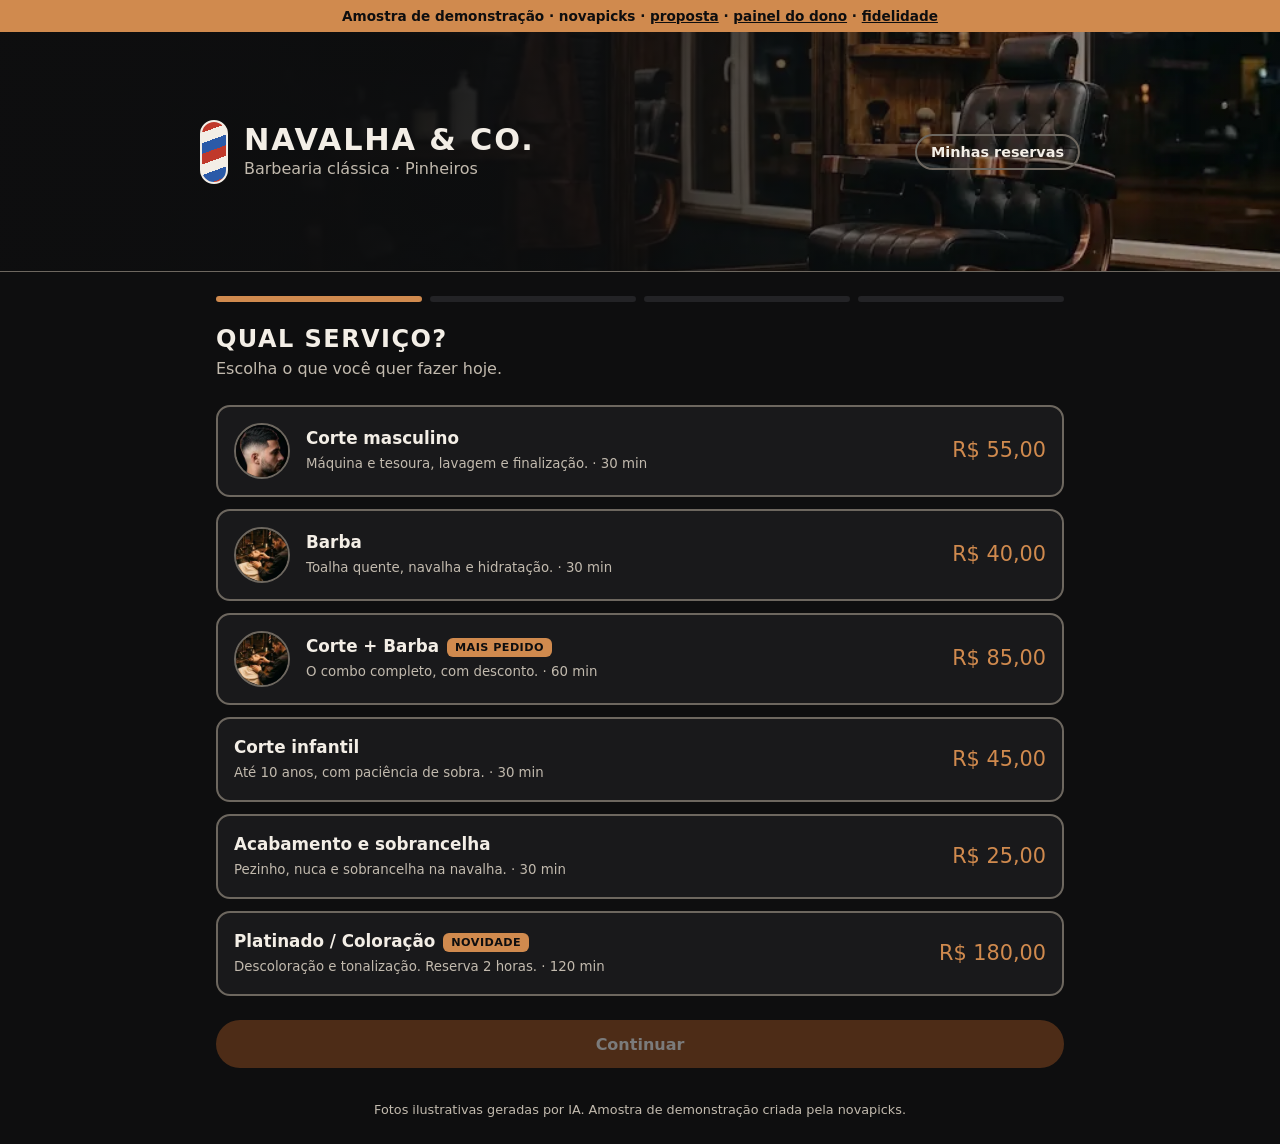
<file: index.html>
<!doctype html>
<html lang="pt-BR">
<head>
<meta charset="utf-8">
<meta name="viewport" content="width=device-width, initial-scale=1">
<meta name="description" content="Agende seu horário online na Navalha & Co.">
<meta name="theme-color" content="#0e0e0f">
<title>Navalha & Co. · Agende seu horário</title>
<link rel="stylesheet" href="css/estilo.css">
</head>
<body>
<a class="pular" href="#passo">Pular para o agendamento</a>
<div class="selo-demo">Amostra de demonstração · novapicks · <a href="apresentacao.html">proposta</a> · <a href="painel.html" target="_blank" rel="noopener">painel do dono</a> · <a href="fidelidade.html">fidelidade</a></div>
<header class="topo"><img class="topo-foto" src="img/hero-1024.webp" srcset="img/hero-640.webp 640w, img/hero-1024.webp 1024w" sizes="100vw" width="1024" height="572" alt="" fetchpriority="high"><div class="topo-int">
  <div class="poste" role="img" aria-label="Poste de barbeiro"></div>
  <div><h1 id="nome-casa"></h1><p id="slogan"></p></div>
  <a class="btn btn-contorno btn-pequeno fim" href="minha-reserva.html">Minhas reservas</a>
</div></header>
<main>
  <ol class="passos" id="passos" aria-label="Etapas do agendamento"></ol>
  <section id="passo" tabindex="-1" aria-live="polite"></section>
</main>
<p class="nota-ia">Fotos ilustrativas geradas por IA. Amostra de demonstração criada pela novapicks.</p>
<script src="js/dados.js"></script>
<script src="js/agenda.js"></script>
<script src="js/app.js"></script>
</body>
</html>
</file>
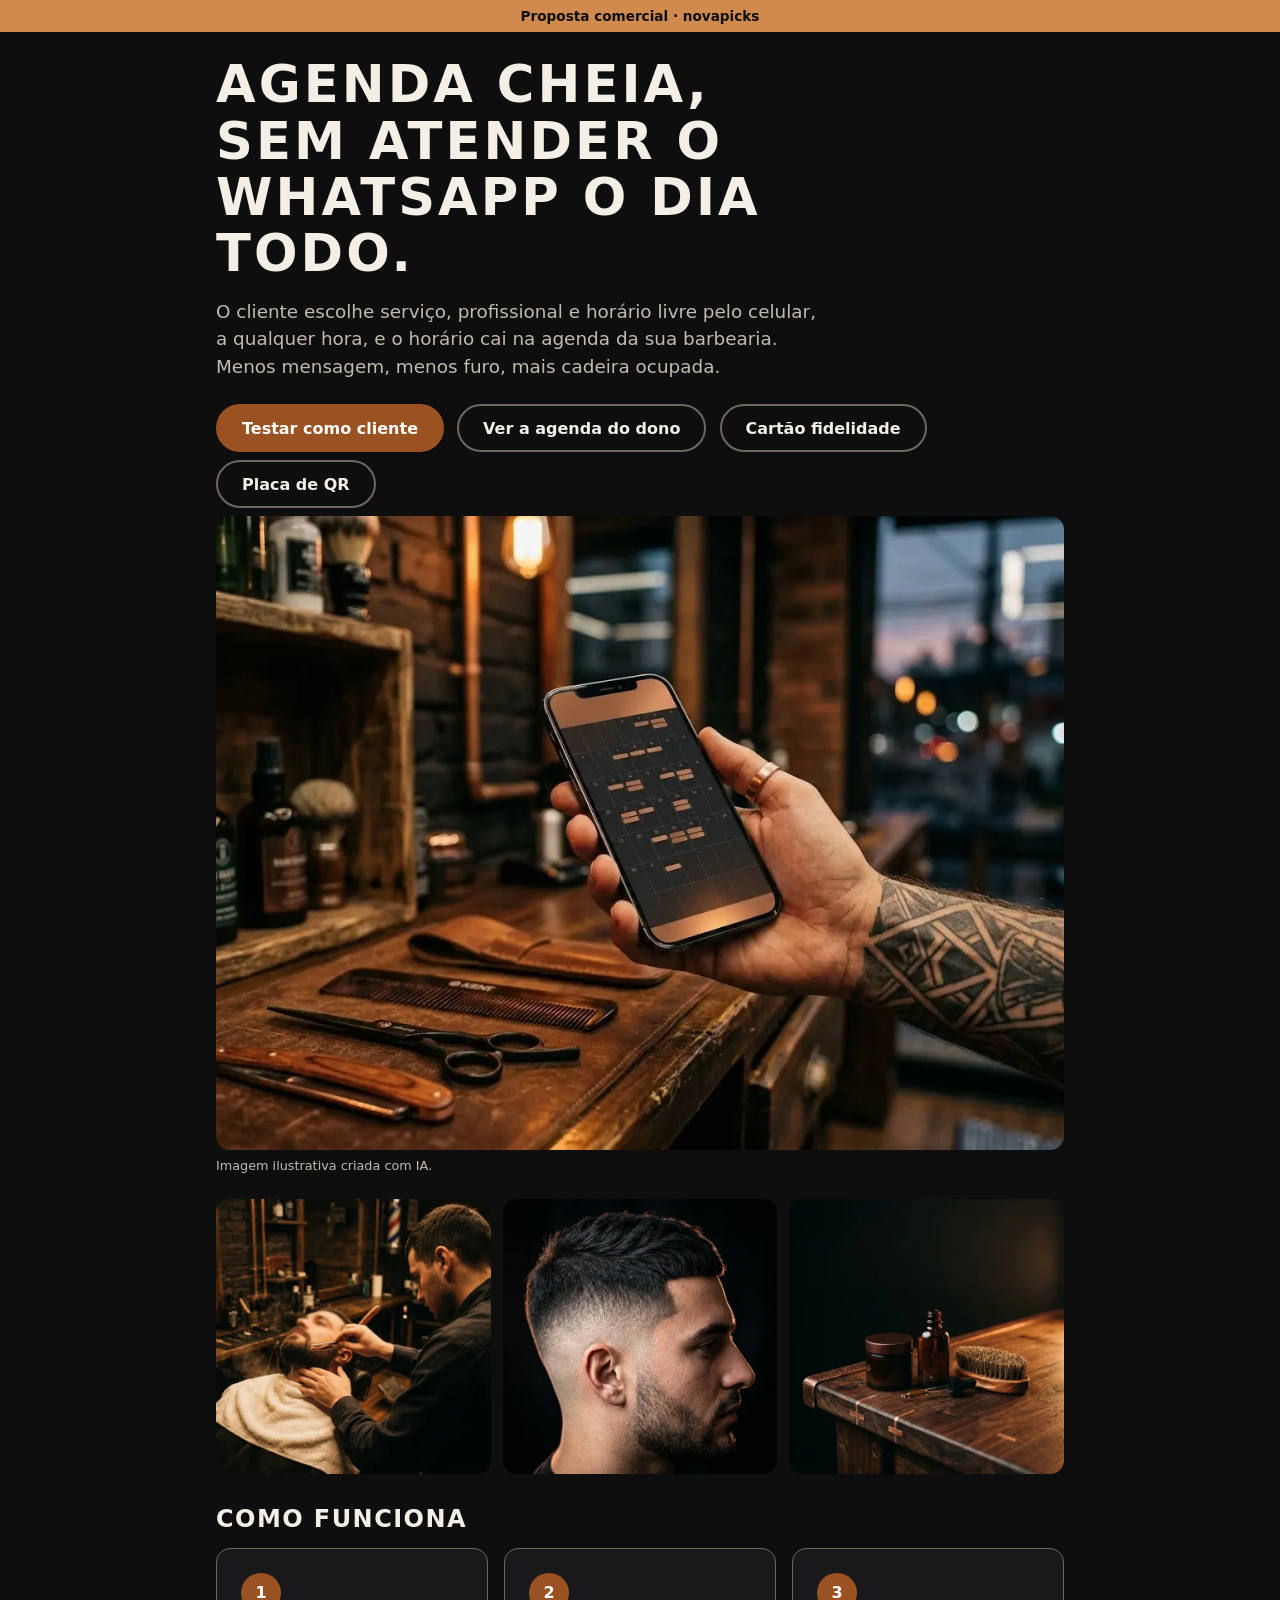
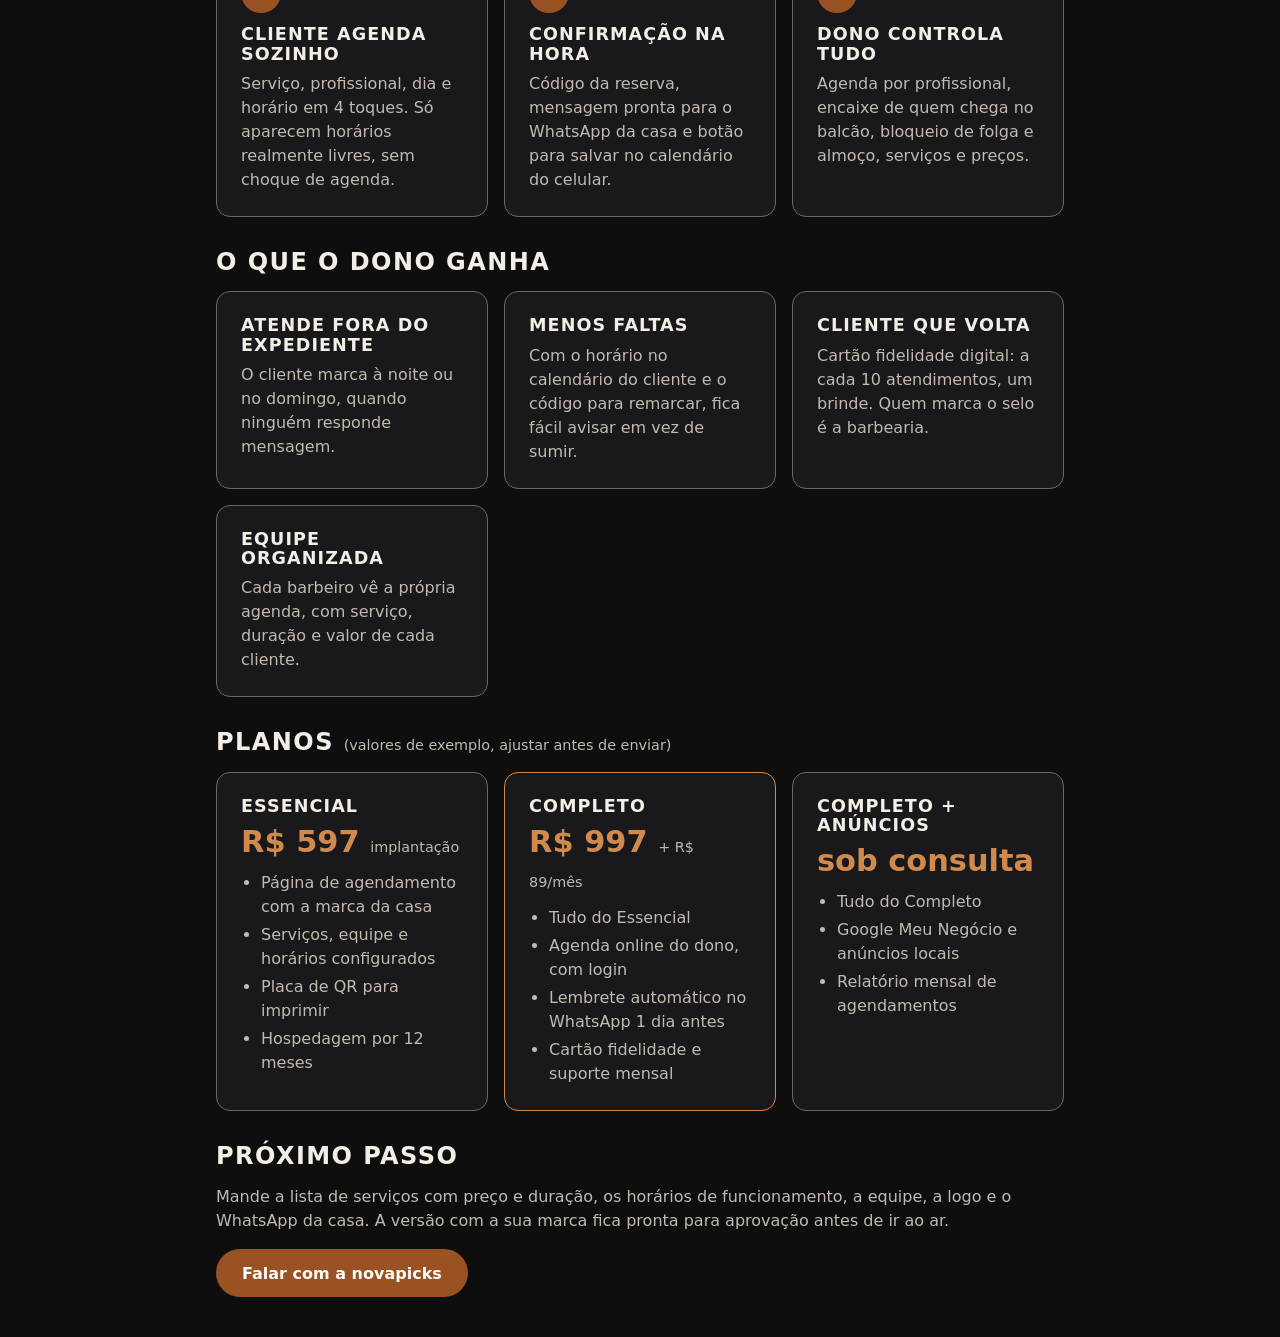
<file: apresentacao.html>
<!doctype html>
<html lang="pt-BR">
<head>
<meta charset="utf-8">
<meta name="viewport" content="width=device-width, initial-scale=1">
<meta name="description" content="Proposta: agendamento online para barbearias e salões.">
<title>Agendamento online para barbearia · Proposta novapicks</title>
<link rel="stylesheet" href="css/estilo.css">
</head>
<body>
<div class="selo-demo">Proposta comercial · novapicks</div>
<main class="proposta">
  <header class="hero">
    <h1>Agenda cheia, sem atender o WhatsApp o dia todo.</h1>
    <p>O cliente escolhe serviço, profissional e horário livre pelo celular, a qualquer hora, e o horário cai na agenda da sua barbearia. Menos mensagem, menos furo, mais cadeira ocupada.</p>
    <a class="btn btn-primario" href="index.html">Testar como cliente</a>
    <a class="btn btn-contorno" href="painel.html" target="_blank" rel="noopener">Ver a agenda do dono</a>
    <a class="btn btn-contorno" href="fidelidade.html">Cartão fidelidade</a>
    <a class="btn btn-contorno" href="qr.html">Placa de QR</a>
  </header>
  <figure class="foto-prop"><img src="img/agenda-app-1024.webp" width="1024" height="765" alt="Mão segurando um celular com a agenda de horários de uma barbearia"><figcaption>Imagem ilustrativa criada com IA.</figcaption></figure>
  <div class="galeria" aria-label="Ambiente e serviços">
    <img src="img/barba-800.webp" width="800" height="598" alt="Barbeiro fazendo a barba de um cliente com navalha" loading="lazy">
    <img src="img/degrade-640.webp" width="640" height="640" alt="Detalhe de um corte com degradê" loading="lazy">
    <img src="img/produtos-640.webp" width="640" height="640" alt="Produtos de barba sobre bancada de madeira" loading="lazy">
  </div>

  <section aria-labelledby="como">
    <h2 id="como">Como funciona</h2>
    <div class="cartoes">
      <div class="cartao"><span class="num">1</span><h3>Cliente agenda sozinho</h3><p>Serviço, profissional, dia e horário em 4 toques. Só aparecem horários realmente livres, sem choque de agenda.</p></div>
      <div class="cartao"><span class="num">2</span><h3>Confirmação na hora</h3><p>Código da reserva, mensagem pronta para o WhatsApp da casa e botão para salvar no calendário do celular.</p></div>
      <div class="cartao"><span class="num">3</span><h3>Dono controla tudo</h3><p>Agenda por profissional, encaixe de quem chega no balcão, bloqueio de folga e almoço, serviços e preços.</p></div>
    </div>
  </section>

  <section aria-labelledby="ganhos">
    <h2 id="ganhos">O que o dono ganha</h2>
    <div class="cartoes">
      <div class="cartao"><h3>Atende fora do expediente</h3><p>O cliente marca à noite ou no domingo, quando ninguém responde mensagem.</p></div>
      <div class="cartao"><h3>Menos faltas</h3><p>Com o horário no calendário do cliente e o código para remarcar, fica fácil avisar em vez de sumir.</p></div>
      <div class="cartao"><h3>Cliente que volta</h3><p>Cartão fidelidade digital: a cada 10 atendimentos, um brinde. Quem marca o selo é a barbearia.</p></div>
      <div class="cartao"><h3>Equipe organizada</h3><p>Cada barbeiro vê a própria agenda, com serviço, duração e valor de cada cliente.</p></div>
    </div>
  </section>

  <section aria-labelledby="planos">
    <h2 id="planos">Planos <small style="font:400 .9rem var(--fonte);color:var(--texto-suave);text-transform:none;letter-spacing:0">(valores de exemplo, ajustar antes de enviar)</small></h2>
    <div class="cartoes">
      <div class="cartao"><h3>Essencial</h3><div class="valor">R$ 597 <small>implantação</small></div><ul><li>Página de agendamento com a marca da casa</li><li>Serviços, equipe e horários configurados</li><li>Placa de QR para imprimir</li><li>Hospedagem por 12 meses</li></ul></div>
      <div class="cartao destaque"><h3>Completo</h3><div class="valor">R$ 997 <small>+ R$ 89/mês</small></div><ul><li>Tudo do Essencial</li><li>Agenda online do dono, com login</li><li>Lembrete automático no WhatsApp 1 dia antes</li><li>Cartão fidelidade e suporte mensal</li></ul></div>
      <div class="cartao"><h3>Completo + Anúncios</h3><div class="valor">sob consulta</div><ul><li>Tudo do Completo</li><li>Google Meu Negócio e anúncios locais</li><li>Relatório mensal de agendamentos</li></ul></div>
    </div>
  </section>

  <section aria-labelledby="proximo">
    <h2 id="proximo">Próximo passo</h2>
    <p style="color:var(--texto-suave)">Mande a lista de serviços com preço e duração, os horários de funcionamento, a equipe, a logo e o WhatsApp da casa. A versão com a sua marca fica pronta para aprovação antes de ir ao ar.</p>
    <a class="btn btn-primario" href="https://novapicks.website">Falar com a novapicks</a>
  </section>
</main>
</body>
</html>
</file>
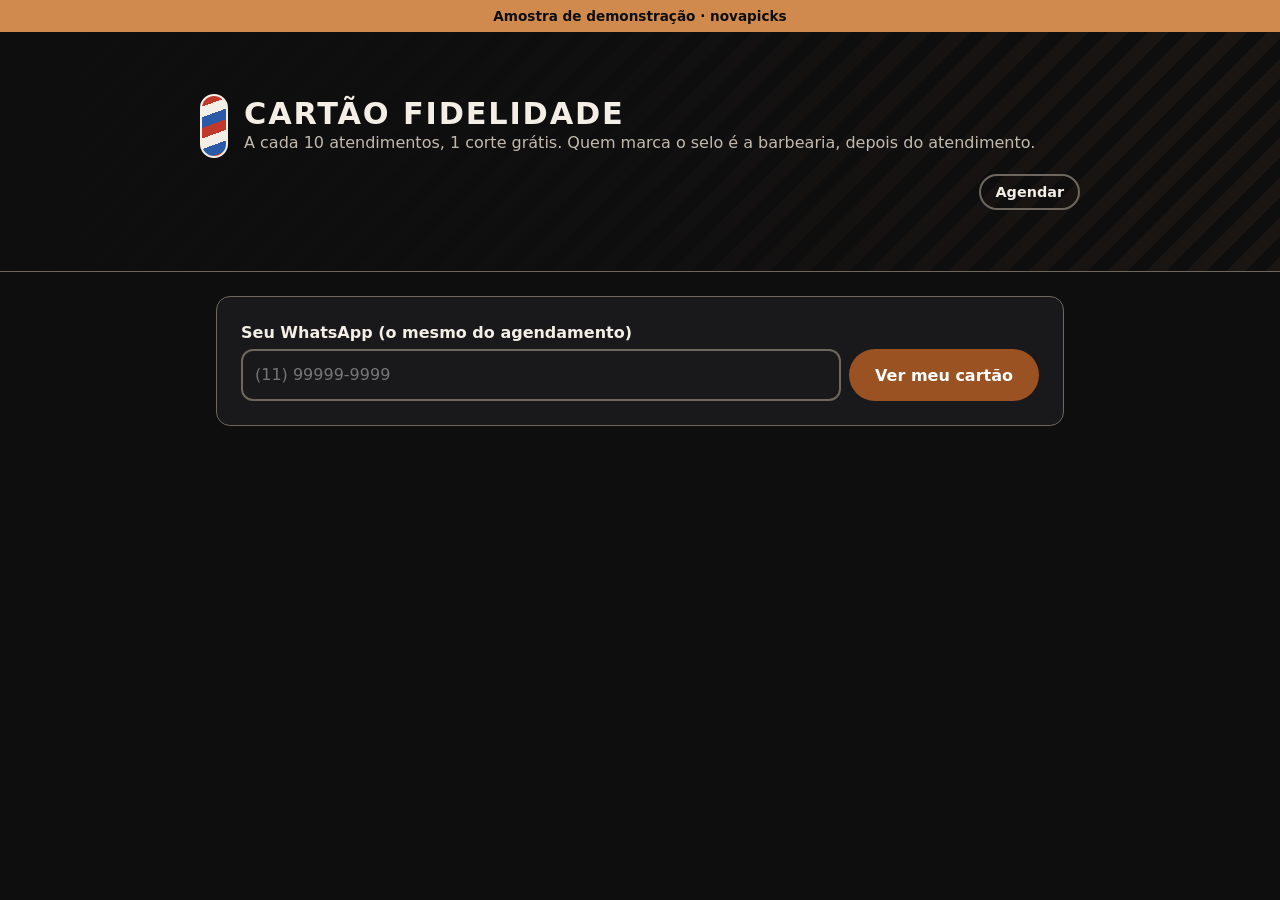
<file: fidelidade.html>
<!doctype html>
<html lang="pt-BR">
<head>
<meta charset="utf-8">
<meta name="viewport" content="width=device-width, initial-scale=1">
<title>Cartão fidelidade · Navalha & Co.</title>
<link rel="stylesheet" href="css/estilo.css">
</head>
<body>
<div class="selo-demo">Amostra de demonstração · novapicks</div>
<header class="topo"><div class="topo-int"><div class="poste" role="img" aria-label="Poste de barbeiro"></div><div><h1>Cartão fidelidade</h1><p id="regra"></p></div><a class="btn btn-contorno btn-pequeno fim" href="index.html">Agendar</a></div></header>
<main>
  <form id="f" class="caixa" novalidate>
    <label for="tel" style="margin-top:0">Seu WhatsApp (o mesmo do agendamento)</label>
    <div style="display:flex;gap:8px"><input type="tel" id="tel" inputmode="tel" autocomplete="tel" placeholder="(11) 99999-9999"><button class="btn btn-primario" type="submit" style="flex:none">Ver meu cartão</button></div>
    <p class="erro" id="erro" role="alert" hidden></p>
  </form>
  <div id="cartao" aria-live="polite"></div>
</main>
<script src="js/dados.js"></script>
<script src="js/agenda.js"></script>
<script>
(function () {
  "use strict";
  var A = Agenda, F = A.C.fidelidade, $ = function (s) { return document.querySelector(s); };
  $("#regra").textContent = "A cada " + F.meta + " atendimentos, " + F.premio + ". Quem marca o selo é a barbearia, depois do atendimento.";
  $("#f").addEventListener("submit", function (e) {
    e.preventDefault();
    var tel = A.soDigitos($("#tel").value), er = $("#erro");
    if (tel.length < 10) { er.textContent = "Informe o WhatsApp com DDD."; er.hidden = false; return; }
    er.hidden = true;
    var r = A.selos(tel), h = "";
    for (var i = 1; i <= F.meta; i++) h += '<div class="selo' + (i <= r.atual ? " cheio" : "") + '">' + (i <= r.atual ? "✓" : i) + "</div>";
    $("#cartao").innerHTML = '<div class="cartao-fid"><h2 style="font-size:1.3rem">' + A.C.nome + '</h2><div class="selos" role="img" aria-label="' + r.atual + " de " + F.meta + ' selos">' + h + "</div>" +
      "<p><b>" + r.atual + " de " + F.meta + "</b> selos" + (r.atual === F.meta ? ". <b style=\"color:var(--cobre)\">Prêmio liberado: " + F.premio + "!</b>" : ". Faltam " + (F.meta - r.atual) + " para ganhar " + F.premio + ".") + "</p>" +
      '<p class="aviso">Atendimentos concluídos até hoje: ' + r.total + (r.completos ? " · cartões completos: " + r.completos : "") + "</p></div>";
  });
})();
</script>
</body>
</html>
</file>
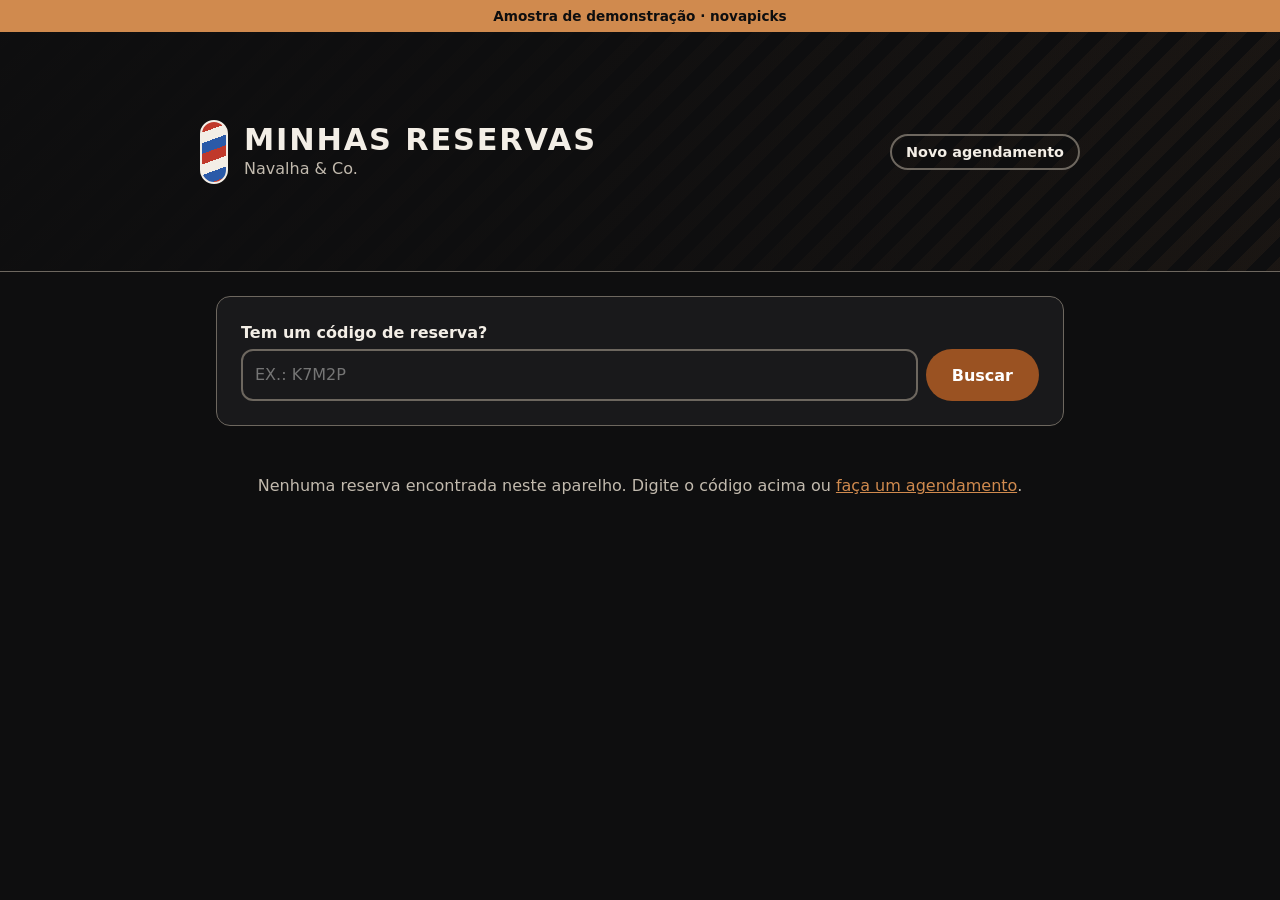
<file: minha-reserva.html>
<!doctype html>
<html lang="pt-BR">
<head>
<meta charset="utf-8">
<meta name="viewport" content="width=device-width, initial-scale=1">
<title>Minhas reservas · Navalha & Co.</title>
<link rel="stylesheet" href="css/estilo.css">
</head>
<body>
<div class="selo-demo">Amostra de demonstração · novapicks</div>
<header class="topo"><div class="topo-int"><div class="poste" role="img" aria-label="Poste de barbeiro"></div><div><h1>Minhas reservas</h1><p id="slogan"></p></div><a class="btn btn-contorno btn-pequeno fim" href="index.html">Novo agendamento</a></div></header>
<main>
  <form id="busca" class="caixa" novalidate>
    <label for="cod" style="margin-top:0">Tem um código de reserva?</label>
    <div style="display:flex;gap:8px"><input type="text" id="cod" maxlength="5" autocapitalize="characters" autocomplete="off" placeholder="Ex.: K7M2P" style="text-transform:uppercase"><button class="btn btn-primario" type="submit" style="flex:none">Buscar</button></div>
    <p class="erro" id="erro" role="alert" hidden></p>
  </form>
  <div id="lista" aria-live="polite"></div>
</main>
<script src="js/dados.js"></script>
<script src="js/agenda.js"></script>
<script>
(function () {
  "use strict";
  var A = Agenda, C = A.C, $ = function (s) { return document.querySelector(s); };
  function esc(t) { return String(t).replace(/[&<>"']/g, function (c) { return { "&": "&amp;", "<": "&lt;", ">": "&gt;", '"': "&quot;", "'": "&#39;" }[c]; }); }
  $("#slogan").textContent = C.nome;
  var ROT = { agendado: "Agendado", concluido: "Concluído", cancelado: "Cancelado", faltou: "Não compareceu" };
  var mostrar = [], codBuscado = new URLSearchParams(location.search).get("c");

  function carregar() {
    var l = A.meus();
    if (codBuscado) { var a = A.porCodigo(codBuscado); if (a && !l.some(function (x) { return x.id === a.id; })) l.push(a); }
    mostrar = l.sort(function (x, y) { return (y.data + y.hora).localeCompare(x.data + x.hora); });
    desenhar();
  }
  function desenhar() {
    $("#lista").innerHTML = mostrar.length ? mostrar.map(function (a) {
      var ativo = a.status === "agendado", futuro = (a.data + " " + a.hora) >= (A.dstr(new Date()) + " " + A.hm(new Date().getHours() * 60 + new Date().getMinutes()));
      return '<article class="caixa"><div class="resumo" style="margin:0 0 var(--e2)"><div><span>Código</span><b>' + a.cod + '</b></div><div><span>Serviço</span><b>' + esc(a.servNome) + "</b></div><div><span>Profissional</span><b>" + esc(A.prof(a.profId).nome) +
        "</b></div><div><span>Quando</span><b>" + A.dataLonga(a.data) + " às " + a.hora + "</b></div><div><span>Situação</span><b>" + ROT[a.status] + (a.motivo === "remarcado" ? " (remarcado)" : "") + "</b></div></div>" +
        (ativo && futuro ? '<div class="acoes" style="margin:0"><a class="btn btn-contorno" href="index.html?remarcar=' + a.cod + '">Remarcar</a><button class="btn btn-contorno" data-cancelar="' + a.id + '">Cancelar reserva</button></div>' : "") + "</article>";
    }).join("") : '<p class="vazio">Nenhuma reserva encontrada neste aparelho. Digite o código acima ou <a href="index.html" style="color:var(--cobre)">faça um agendamento</a>.</p>';
  }
  $("#busca").addEventListener("submit", function (e) {
    e.preventDefault();
    var a = A.porCodigo($("#cod").value.trim()), er = $("#erro");
    if (!a) { er.textContent = "Código não encontrado."; er.hidden = false; return; }
    er.hidden = true; codBuscado = a.cod; A.lembrar(a.cod); carregar();
  });
  document.addEventListener("click", function (e) {
    var b = e.target.closest("[data-cancelar]"); if (!b) return;
    if (confirm("Cancelar esta reserva?")) { A.mudar(Number(b.dataset.cancelar), { status: "cancelado" }); carregar(); }
  });
  carregar();
})();
</script>
</body>
</html>
</file>
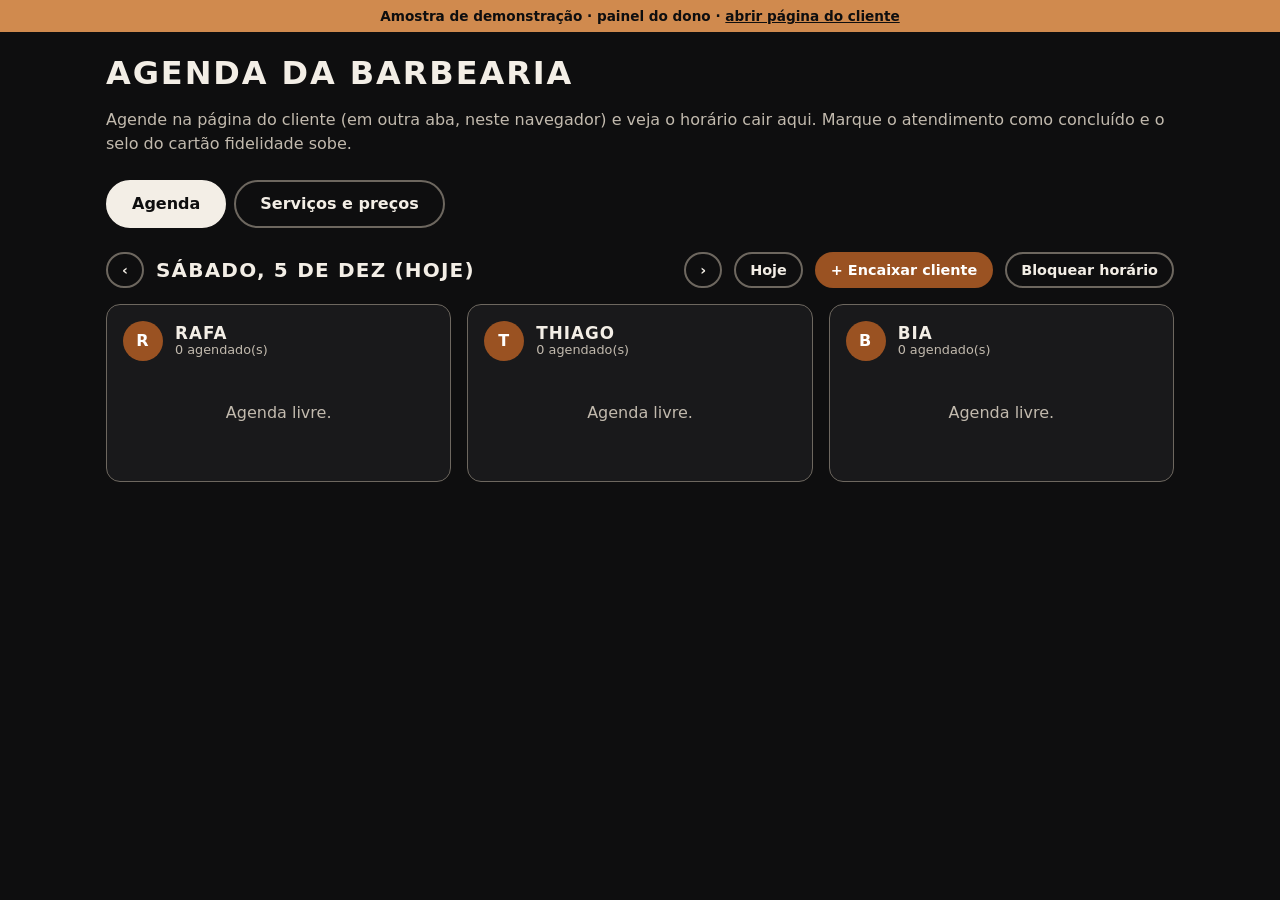
<file: painel.html>
<!doctype html>
<html lang="pt-BR">
<head>
<meta charset="utf-8">
<meta name="viewport" content="width=device-width, initial-scale=1">
<title>Painel do dono · Navalha & Co.</title>
<link rel="stylesheet" href="css/estilo.css">
</head>
<body>
<div class="selo-demo">Amostra de demonstração · painel do dono · <a href="index.html" target="_blank" rel="noopener">abrir página do cliente</a></div>
<main style="max-width:1100px">
  <h1>Agenda da barbearia</h1>
  <p style="color:var(--texto-suave)">Agende na página do cliente (em outra aba, neste navegador) e veja o horário cair aqui. Marque o atendimento como concluído e o selo do cartão fidelidade sobe.</p>
  <div class="abas" role="tablist">
    <button class="btn btn-contorno" role="tab" id="aba-ag" aria-selected="true" aria-controls="v-ag">Agenda</button>
    <button class="btn btn-contorno" role="tab" id="aba-sv" aria-selected="false" aria-controls="v-sv">Serviços e preços</button>
  </div>

  <section id="v-ag" role="tabpanel" aria-labelledby="aba-ag">
    <div class="barra-dia">
      <button class="btn btn-contorno btn-pequeno" id="ant" type="button" aria-label="Dia anterior">‹</button>
      <h2 id="titulo-dia" aria-live="polite"></h2>
      <button class="btn btn-contorno btn-pequeno" id="prox" type="button" aria-label="Próximo dia">›</button>
      <button class="btn btn-contorno btn-pequeno" id="hoje" type="button">Hoje</button>
      <button class="btn btn-primario btn-pequeno" id="encaixe" type="button">+ Encaixar cliente</button>
      <button class="btn btn-contorno btn-pequeno" id="bloquear" type="button">Bloquear horário</button>
    </div>
    <div class="colunas" id="colunas"></div>
  </section>

  <section id="v-sv" role="tabpanel" aria-labelledby="aba-sv" hidden>
    <form id="novo-sv" class="caixa" novalidate>
      <h3>Adicionar novo serviço</h3>
      <label for="ns-nome">Nome do serviço</label><input type="text" id="ns-nome" maxlength="40">
      <label for="ns-desc">Descrição</label><input type="text" id="ns-desc" maxlength="100">
      <label for="ns-dur">Duração</label><select id="ns-dur"><option value="30">30 min</option><option value="60">1 hora</option><option value="90">1 h 30</option><option value="120">2 horas</option></select>
      <label for="ns-preco">Preço (R$)</label><input type="number" id="ns-preco" min="1" step="0.5" inputmode="decimal">
      <p class="erro" id="ns-erro" role="alert" hidden></p>
      <button class="btn btn-primario" type="submit" style="margin-top:var(--e2)">Adicionar serviço</button>
    </form>
    <table class="tabela"><thead><tr><th>Serviço</th><th>Duração</th><th>Preço (R$)</th><th>Disponível</th></tr></thead><tbody id="tab"></tbody></table>
    <div class="acoes"><button class="btn btn-contorno" id="exemplo" type="button">Carregar agenda de exemplo</button><button class="btn btn-contorno" id="zerar" type="button">Apagar todos os dados da amostra</button></div>
    <p class="aviso">Na versão final este painel tem login e grava num banco online, valendo para todos os aparelhos. Nesta amostra os dados ficam neste navegador.</p>
  </section>
</main>

<dialog id="d-encaixe" aria-labelledby="enc-t">
  <button class="x" data-fechar type="button" aria-label="Fechar">×</button>
  <h2 id="enc-t">Encaixar cliente</h2>
  <label for="e-nome">Nome do cliente</label><input type="text" id="e-nome" maxlength="50">
  <label for="e-tel">WhatsApp (opcional)</label><input type="tel" id="e-tel" inputmode="tel" maxlength="16">
  <label for="e-serv">Serviço</label><select id="e-serv"></select>
  <label for="e-prof">Profissional</label><select id="e-prof"></select>
  <label for="e-data">Data</label><input type="date" id="e-data">
  <label for="e-hora">Horário livre</label><select id="e-hora"></select>
  <p class="erro" id="e-erro" role="alert" hidden></p>
  <div class="acoes"><button class="btn btn-contorno" data-fechar type="button">Cancelar</button><button class="btn btn-primario" id="e-salvar" type="button">Registrar</button></div>
</dialog>

<dialog id="d-bloq" aria-labelledby="blo-t">
  <button class="x" data-fechar type="button" aria-label="Fechar">×</button>
  <h2 id="blo-t">Bloquear horário</h2>
  <label for="b-prof">Quem</label><select id="b-prof"></select>
  <label for="b-data">Data</label><input type="date" id="b-data">
  <label for="b-ini">Das</label><select id="b-ini"></select>
  <label for="b-fim">Até</label><select id="b-fim"></select>
  <label for="b-motivo">Motivo (opcional)</label><input type="text" id="b-motivo" maxlength="40" placeholder="Folga, médico, curso...">
  <p class="erro" id="b-erro" role="alert" hidden></p>
  <div class="acoes"><button class="btn btn-contorno" data-fechar type="button">Cancelar</button><button class="btn btn-primario" id="b-salvar" type="button">Bloquear</button></div>
</dialog>

<script src="js/dados.js"></script>
<script src="js/agenda.js"></script>
<script>
(function () {
  "use strict";
  var A = Agenda, C = A.C, $ = function (s) { return document.querySelector(s); };
  function esc(t) { return String(t).replace(/[&<>"']/g, function (c) { return { "&": "&amp;", "<": "&lt;", ">": "&gt;", '"': "&quot;", "'": "&#39;" }[c]; }); }
  var dia = A.dstr(new Date());
  var ROT = { agendado: "", concluido: "concluído", faltou: "não veio", cancelado: "cancelado" };
  function opt(v, t) { return '<option value="' + v + '">' + esc(t) + "</option>"; }
  function mudaDia(n) { var d = A.parse(dia); d.setDate(d.getDate() + n); dia = A.dstr(d); agenda(); }

  /* ---------- agenda do dia ---------- */
  function agenda() {
    $("#titulo-dia").textContent = A.dataLonga(dia) + (dia === A.dstr(new Date()) ? " (hoje)" : "") + (C.horarios[A.parse(dia).getDay()] ? "" : " · fechado");
    var ags = A.agendamentos().filter(function (a) { return a.data === dia; }).sort(function (x, y) { return x.hora.localeCompare(y.hora); });
    var bl = A.bloqueios().filter(function (b) { return b.data === dia; });
    $("#colunas").innerHTML = C.profissionais.map(function (p) {
      var itens = [];
      ags.filter(function (a) { return a.profId === p.id; }).forEach(function (a) { itens.push({ h: a.hora, html: card(a) }); });
      bl.filter(function (b) { return b.profId === 0 || b.profId === p.id; }).forEach(function (b) {
        itens.push({ h: b.ini, html: '<div class="marca bloqueio"><div class="h">' + b.ini + "–" + b.fim + "<small>bloqueado</small></div><p>" + esc(b.motivo || "Indisponível") + '</p><div class="botoes"><button class="btn btn-contorno btn-pequeno" data-remb="' + b.id + '">Liberar</button></div></div>' });
      });
      itens.sort(function (x, y) { return x.h.localeCompare(y.h); });
      var ativos = ags.filter(function (a) { return a.profId === p.id && a.status === "agendado"; }).length;
      return '<section class="coluna" aria-label="' + esc(p.nome) + '"><h3><span class="avatar" style="width:40px;height:40px;font-size:1rem" aria-hidden="true">' + esc(p.nome.charAt(0)) + "</span><span>" + esc(p.nome) + "<small>" + ativos + " agendado(s)</small></span></h3>" +
        (itens.length ? itens.map(function (i) { return i.html; }).join("") : '<p class="vazio">Agenda livre.</p>') + "</section>";
    }).join("");
  }
  function card(a) {
    var bt = a.status === "agendado" ? '<div class="botoes"><button class="btn btn-primario btn-pequeno" data-st="concluido" data-id="' + a.id + '">Concluir</button><button class="btn btn-contorno btn-pequeno" data-st="faltou" data-id="' + a.id + '">Faltou</button><button class="btn btn-contorno btn-pequeno" data-st="cancelado" data-id="' + a.id + '">Cancelar</button></div>' : "";
    return '<div class="marca ' + a.status + '"><div class="h">' + a.hora + "<small>" + a.dur + " min</small><span class=\"estado\">" + ROT[a.status] + "</span></div><p><b>" + esc(a.nome) + "</b> · " + esc(a.servNome) + " · " + A.brl(a.preco) +
      (a.origem && a.origem !== "site" ? " · " + esc(a.origem) : "") + '</p><p style="margin:0 0 8px"><small style="color:var(--texto-suave)">' + esc(a.tel || "sem telefone") + " · " + a.cod + "</small></p>" + bt + "</div>";
  }

  /* ---------- encaixe ---------- */
  function horasEnc() {
    var sv = A.servico($("#e-serv").value), dt = $("#e-data").value;
    var sl = dt && sv ? A.slots(dt, $("#e-prof").value, sv.dur, { semLimite: true }) : [];
    $("#e-hora").innerHTML = sl.length ? sl.map(function (x) { return opt(x.hora, x.hora); }).join("") : opt("", "Sem horário livre");
  }
  function abrirEnc() {
    $("#e-serv").innerHTML = A.servicos().filter(function (s) { return s.ativo; }).map(function (s) { return opt(s.id, s.nome + " · " + s.dur + " min · " + A.brl(s.preco)); }).join("");
    $("#e-prof").innerHTML = C.profissionais.map(function (p) { return opt(p.id, p.nome); }).join("");
    $("#e-nome").value = ""; $("#e-tel").value = ""; $("#e-data").value = dia; $("#e-erro").hidden = true; horasEnc(); $("#d-encaixe").showModal();
  }
  function salvarEnc() {
    var er = $("#e-erro"), nome = $("#e-nome").value.trim(), hora = $("#e-hora").value;
    if (!nome) { er.textContent = "Informe o nome do cliente."; er.hidden = false; return; }
    if (!hora) { er.textContent = "Escolha um horário livre."; er.hidden = false; return; }
    var a = A.criar({ servId: Number($("#e-serv").value), profId: Number($("#e-prof").value), data: $("#e-data").value, hora: hora, nome: nome, tel: A.soDigitos($("#e-tel").value), origem: "balcão" }, { semLimite: true });
    if (!a) { er.textContent = "Esse horário acabou de ser ocupado."; er.hidden = false; horasEnc(); return; }
    $("#d-encaixe").close(); dia = a.data; agenda();
  }

  /* ---------- bloqueio ---------- */
  function abrirBloq() {
    var h = ""; for (var m = 8 * 60; m <= 21 * 60; m += 30) h += opt(A.hm(m), A.hm(m));
    $("#b-prof").innerHTML = opt(0, "Toda a equipe") + C.profissionais.map(function (p) { return opt(p.id, p.nome); }).join("");
    $("#b-ini").innerHTML = h; $("#b-fim").innerHTML = h; $("#b-ini").value = "12:00"; $("#b-fim").value = "13:00";
    $("#b-data").value = dia; $("#b-motivo").value = ""; $("#b-erro").hidden = true; $("#d-bloq").showModal();
  }
  function salvarBloq() {
    var er = $("#b-erro"), ini = $("#b-ini").value, fim = $("#b-fim").value;
    if (!$("#b-data").value) { er.textContent = "Escolha a data."; er.hidden = false; return; }
    if (A.min(fim) <= A.min(ini)) { er.textContent = "O horário final precisa ser depois do inicial."; er.hidden = false; return; }
    A.addBloqueio({ profId: Number($("#b-prof").value), data: $("#b-data").value, ini: ini, fim: fim, motivo: $("#b-motivo").value.trim() });
    dia = $("#b-data").value; $("#d-bloq").close(); agenda();
  }

  /* ---------- serviços ---------- */
  function servicos() {
    $("#tab").innerHTML = A.servicos().map(function (s) {
      return "<tr><td>" + esc(s.nome) + '</td><td>' + s.dur + ' min</td><td><label class="so-leitor" for="p' + s.id + '">Preço de ' + esc(s.nome) + '</label><input type="number" id="p' + s.id + '" min="1" step="0.5" value="' + s.preco + '" data-preco="' + s.id + '"></td>' +
        '<td><label class="opc" style="border:0;padding:0;min-height:0"><input type="checkbox" data-ativo="' + s.id + '"' + (s.ativo ? " checked" : "") + "> " + (s.ativo ? "Disponível" : "Pausado") + "</label>" +
        (s.custom ? ' <button class="btn btn-contorno btn-pequeno" data-del="' + s.id + '" aria-label="Remover ' + esc(s.nome) + '">Remover</button>' : "") + "</td></tr>";
    }).join("");
  }

  document.addEventListener("click", function (e) {
    var b = e.target.closest("button"); if (!b) return; var d = b.dataset;
    if (d.st) { A.mudar(Number(d.id), { status: d.st }); agenda(); }
    else if (d.remb) { A.remBloqueio(Number(d.remb)); agenda(); }
    else if (d.fechar !== undefined) b.closest("dialog").close();
    else if (d.del) { A.removerServico(Number(d.del)); servicos(); }
    else if (b.id === "ant") mudaDia(-1);
    else if (b.id === "prox") mudaDia(1);
    else if (b.id === "hoje") { dia = A.dstr(new Date()); agenda(); }
    else if (b.id === "encaixe") abrirEnc();
    else if (b.id === "bloquear") abrirBloq();
    else if (b.id === "e-salvar") salvarEnc();
    else if (b.id === "b-salvar") salvarBloq();
    else if (b.id === "exemplo") { A.exemplo(); dia = A.dstr(new Date()); agenda(); }
    else if (b.id === "zerar") { if (confirm("Apagar agendamentos, bloqueios e serviços criados nesta amostra?")) { A.limparTudo(); servicos(); agenda(); } }
    else if (b.id === "aba-ag" || b.id === "aba-sv") {
      var ag = b.id === "aba-ag"; $("#aba-ag").setAttribute("aria-selected", ag); $("#aba-sv").setAttribute("aria-selected", !ag); $("#v-ag").hidden = !ag; $("#v-sv").hidden = ag;
    }
  });
  ["d-encaixe", "d-bloq"].forEach(function (id) {
    $("#" + id).addEventListener("click", function (e) { var r = this.getBoundingClientRect(); if (e.clientX < r.left || e.clientX > r.right || e.clientY < r.top || e.clientY > r.bottom) this.close(); });
  });
  ["e-serv", "e-prof", "e-data"].forEach(function (id) { $("#" + id).addEventListener("change", horasEnc); });
  document.addEventListener("change", function (e) {
    var t = e.target;
    if (t.dataset.preco) { var v = parseFloat(t.value); if (v > 0) A.salvarServico(t.dataset.preco, { preco: v }); }
    if (t.dataset.ativo) { A.salvarServico(t.dataset.ativo, { ativo: t.checked }); servicos(); }
  });
  $("#novo-sv").addEventListener("submit", function (e) {
    e.preventDefault();
    var nome = $("#ns-nome").value.trim(), preco = parseFloat($("#ns-preco").value), er = $("#ns-erro");
    if (!nome) { er.textContent = "Informe o nome do serviço."; er.hidden = false; return; }
    if (!(preco > 0)) { er.textContent = "Informe um preço maior que zero."; er.hidden = false; return; }
    A.novoServico({ nome: nome, desc: $("#ns-desc").value.trim() || "Sem descrição.", dur: Number($("#ns-dur").value), preco: preco });
    this.reset(); er.textContent = "Serviço adicionado. Já aparece para os clientes."; er.hidden = false; servicos();
  });
  A.aoMudar(agenda);
  agenda(); servicos();
})();
</script>
</body>
</html>
</file>
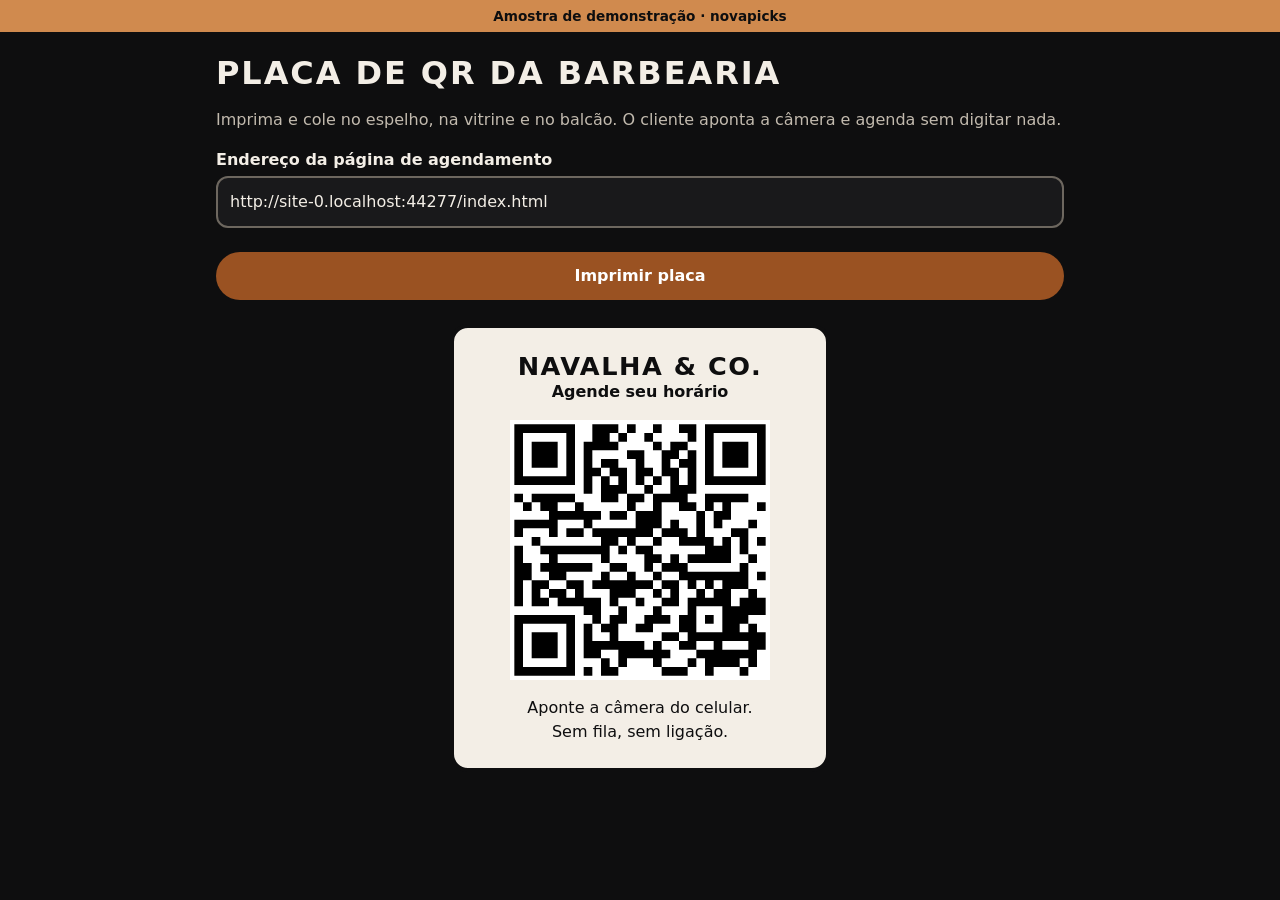
<file: qr.html>
<!doctype html>
<html lang="pt-BR">
<head>
<meta charset="utf-8">
<meta name="viewport" content="width=device-width, initial-scale=1">
<title>Placa de QR · Navalha & Co.</title>
<link rel="stylesheet" href="css/estilo.css">
</head>
<body>
<div class="selo-demo">Amostra de demonstração · novapicks</div>
<main>
  <div class="nao-imprimir">
    <h1>Placa de QR da barbearia</h1>
    <p style="color:var(--texto-suave)">Imprima e cole no espelho, na vitrine e no balcão. O cliente aponta a câmera e agenda sem digitar nada.</p>
    <label for="base">Endereço da página de agendamento</label><input type="text" id="base" inputmode="url">
    <div class="acoes"><button class="btn btn-primario" id="imprimir" type="button">Imprimir placa</button></div>
  </div>
  <div class="placa" id="placa" aria-live="polite"></div>
</main>
<script src="vendor/qrcode.js"></script>
<script src="js/dados.js"></script>
<script>
(function () {
  "use strict";
  var base = document.getElementById("base"), box = document.getElementById("placa"), C = window.BARBEARIA;
  function esc(t) { return String(t).replace(/[&<>"']/g, function (c) { return { "&": "&amp;", "<": "&lt;", ">": "&gt;", '"': "&quot;", "'": "&#39;" }[c]; }); }
  base.value = location.href.replace(/qr\.html.*$/, "index.html");
  function desenhar() {
    var q = qrcode(0, "M"); q.addData(base.value || "https://"); q.make();
    box.innerHTML = "<h2>" + esc(C.nome) + "</h2><p><b>Agende seu horário</b></p>" + q.createSvgTag({ cellSize: 4, margin: 2, scalable: true }).replace("<svg", '<svg class="qr" role="img" aria-label="QR code de agendamento"') + "<p>Aponte a câmera do celular.<br>Sem fila, sem ligação.</p>";
  }
  base.addEventListener("input", desenhar);
  document.getElementById("imprimir").addEventListener("click", function () { window.print(); });
  desenhar();
})();
</script>
</body>
</html>
</file>
<file: css/estilo.css>
/* Design System: tokens no :root, mobile-first, escala de 8px. Tema escuro de marca. */
:root {
  --fundo: #0e0e0f;
  --superficie: #19191b;
  --superficie-2: #232326;
  --borda: #6d675f;
  --texto: #f3eee6;
  --texto-suave: #c2baae;
  --cobre: #d08a4e;          /* destaque em texto/ícone */
  --botao: #9a5222;          /* fundo de botão (texto branco = 5,8:1) */
  --botao-hover: #824418;
  --ok: #8fc27a;
  --alerta: #e6b34a;
  --erro: #f08a7a;
  --foco: #ffd37a;
  --raio: 14px;
  --e1: 8px; --e2: 16px; --e3: 24px; --e4: 32px;
  --fonte-titulo: "Bahnschrift SemiCondensed", "Bahnschrift", "Arial Narrow", "Roboto Condensed", system-ui, sans-serif;
  --fonte: system-ui, -apple-system, "Segoe UI", Roboto, sans-serif;
  color-scheme: dark;
}
@media (prefers-contrast: more) { :root { --borda: #ffffff; --texto-suave: #ffffff; } }
* { box-sizing: border-box; }
html { scroll-behavior: smooth; }
body { margin: 0; font-family: var(--fonte); background: var(--fundo); color: var(--texto); line-height: 1.5; }
h1, h2, h3 { font-family: var(--fonte-titulo); text-transform: uppercase; letter-spacing: .06em; line-height: 1.1; margin: 0; }
[hidden] { display: none !important; }
:focus-visible { outline: 3px solid var(--foco); outline-offset: 2px; }
.so-leitor { position: absolute; width: 1px; height: 1px; overflow: hidden; clip: rect(0 0 0 0); white-space: nowrap; }
.pular { position: absolute; left: 8px; top: -64px; background: var(--foco); color: #000; padding: 8px 16px; border-radius: 8px; z-index: 50; }
.pular:focus { top: 8px; }
.selo-demo { background: var(--cobre); color: #0e0e0f; text-align: center; font-size: .85rem; font-weight: 700; padding: 6px var(--e2); }
.selo-demo a { color: inherit; font-weight: 800; }

/* Cabeçalho com poste de barbeiro */
.topo { padding: var(--e3) var(--e2); border-bottom: 1px solid var(--borda); background:
  repeating-linear-gradient(135deg, rgba(208,138,78,.07) 0 14px, transparent 14px 28px), var(--fundo); }
.topo-int { max-width: 880px; margin: 0 auto; display: flex; align-items: center; gap: 16px; flex-wrap: wrap; }
.poste { width: 28px; height: 64px; border-radius: 14px; border: 2px solid var(--texto); flex: none; background: repeating-linear-gradient(160deg, #c0392b 0 10px, #f3eee6 10px 20px, #2b5aa8 20px 30px); }
.topo h1 { font-size: 1.9rem; }
.topo p { margin: 0; color: var(--texto-suave); }
.topo .fim { margin-left: auto; }

main { max-width: 880px; margin: 0 auto; padding: var(--e3) var(--e2) var(--e4); }

/* Indicador de passos */
.passos { display: flex; gap: 8px; list-style: none; padding: 0; margin: 0 0 var(--e3); }
.passos li { flex: 1; height: 6px; border-radius: 3px; background: var(--superficie-2); }
.passos li.ok { background: var(--cobre); }
.passo-titulo { font-size: 1.5rem; margin-bottom: 4px; }
.passo-sub { color: var(--texto-suave); margin: 0 0 var(--e3); }

/* Cartões e escolhas */
.lista { display: grid; gap: 12px; }
@media (min-width: 640px) { .lista.duas { grid-template-columns: 1fr 1fr; } }
.escolha { display: flex; align-items: center; gap: 16px; width: 100%; text-align: left; font: inherit; color: var(--texto); background: var(--superficie); border: 2px solid var(--borda); border-radius: var(--raio); padding: 16px; cursor: pointer; min-height: 64px; }
.escolha:hover { border-color: var(--cobre); }
.escolha[aria-pressed="true"] { border-color: var(--cobre); background: var(--superficie-2); }
.escolha .corpo { flex: 1; }
.escolha b { display: block; font-size: 1.05rem; }
.escolha small { color: var(--texto-suave); }
.escolha .preco { font-family: var(--fonte-titulo); font-size: 1.3rem; color: var(--cobre); white-space: nowrap; }
.avatar { width: 48px; height: 48px; border-radius: 50%; background: var(--botao); color: #fff; display: grid; place-items: center; font: 800 1.2rem var(--fonte-titulo); flex: none; }
.tag { display: inline-block; background: var(--cobre); color: #0e0e0f; font: 700 .7rem/1 var(--fonte); padding: 4px 8px; border-radius: 6px; text-transform: uppercase; letter-spacing: .04em; margin-left: 8px; vertical-align: middle; }

/* Datas e horários */
.dias { display: flex; gap: 8px; overflow-x: auto; padding-bottom: 8px; margin-bottom: var(--e3); scrollbar-width: thin; }
.dia { flex: none; width: 68px; text-align: center; font: inherit; color: var(--texto); background: var(--superficie); border: 2px solid var(--borda); border-radius: var(--raio); padding: 10px 4px; cursor: pointer; min-height: 76px; }
.dia small { display: block; text-transform: uppercase; color: var(--texto-suave); font-size: .72rem; }
.dia b { display: block; font: 800 1.4rem var(--fonte-titulo); }
.dia[aria-pressed="true"] { border-color: var(--cobre); background: var(--botao); color: #fff; }
.dia[aria-pressed="true"] small { color: #fff; }
.dia:disabled { opacity: .4; cursor: not-allowed; }
.horas { display: grid; gap: 8px; grid-template-columns: repeat(auto-fill, minmax(84px, 1fr)); }
.hora { font: 700 1rem var(--fonte); color: var(--texto); background: var(--superficie); border: 2px solid var(--borda); border-radius: 10px; min-height: 48px; cursor: pointer; }
.hora:hover { border-color: var(--cobre); }
.hora[aria-pressed="true"] { background: var(--botao); border-color: var(--cobre); color: #fff; }

/* Botões e formulário */
.btn { font: 700 1rem var(--fonte); min-height: 48px; padding: 8px 24px; border-radius: 999px; border: 2px solid transparent; cursor: pointer; display: inline-flex; align-items: center; justify-content: center; gap: 8px; text-decoration: none; }
.btn-primario { background: var(--botao); color: #fff; }
.btn-primario:hover { background: var(--botao-hover); }
.btn-primario:disabled { opacity: .45; cursor: not-allowed; }
.btn-contorno { background: transparent; color: var(--texto); border-color: var(--borda); }
.btn-contorno:hover { border-color: var(--texto); }
.btn-pequeno { min-height: 36px; padding: 2px 14px; font-size: .9rem; }
.acoes { display: flex; gap: 12px; flex-wrap: wrap; margin-top: var(--e3); }
.acoes .btn { flex: 1; }
label { display: block; font-weight: 600; margin: var(--e2) 0 4px; }
input[type=text], input[type=tel], input[type=number], input[type=date], input[type=time], select, textarea { width: 100%; font: inherit; color: var(--texto); background: var(--superficie); border: 2px solid var(--borda); border-radius: 12px; padding: 12px; min-height: 48px; }
.erro { color: var(--erro); font-weight: 600; margin: 8px 0 0; }
.aviso { font-size: .85rem; color: var(--texto-suave); margin-top: var(--e2); }
.vazio { color: var(--texto-suave); padding: var(--e3) 0; text-align: center; }

.resumo { background: var(--superficie); border: 1px solid var(--borda); border-radius: var(--raio); padding: var(--e2); margin-bottom: var(--e2); }
.resumo div { display: flex; justify-content: space-between; gap: 16px; padding: 6px 0; }
.resumo div + div { border-top: 1px solid var(--superficie-2); }
.resumo span:first-child { color: var(--texto-suave); }
.confirmado { text-align: center; }
.confirmado .selo { width: 72px; height: 72px; margin: 0 auto var(--e2); border-radius: 50%; background: var(--ok); color: #0e1a05; display: grid; place-items: center; font-size: 2.4rem; font-weight: 900; }
.codigo { font: 800 2rem var(--fonte-titulo); letter-spacing: .2em; color: var(--cobre); }

/* Diálogos */
dialog { position: relative; width: min(560px, 100%); max-height: 92vh; margin: auto auto 0; border: 1px solid var(--borda); border-radius: var(--raio) var(--raio) 0 0; background: var(--superficie); color: var(--texto); padding: var(--e3); }
@media (min-width: 640px) { dialog { margin: auto; border-radius: var(--raio); } }
dialog::backdrop { background: rgba(0,0,0,.7); }
dialog h2 { font-size: 1.4rem; margin: 0 48px var(--e2) 0; }
.x { position: absolute; top: 12px; right: 12px; width: 44px; height: 44px; border-radius: 50%; border: 1px solid var(--borda); background: var(--superficie-2); color: var(--texto); font-size: 1.6rem; line-height: 1; cursor: pointer; }

/* Painel */
.abas { display: flex; gap: 8px; margin: var(--e3) 0; flex-wrap: wrap; }
.abas button[aria-selected="true"] { background: var(--texto); color: var(--fundo); border-color: var(--texto); }
.barra-dia { display: flex; align-items: center; gap: 12px; flex-wrap: wrap; margin-bottom: var(--e2); }
.barra-dia h2 { flex: 1; font-size: 1.25rem; min-width: 160px; }
.colunas { display: grid; gap: var(--e2); grid-template-columns: 1fr; }
@media (min-width: 900px) { .colunas { grid-template-columns: repeat(3, 1fr); } }
.coluna { background: var(--superficie); border: 1px solid var(--borda); border-radius: var(--raio); padding: var(--e2); }
.coluna h3 { font-size: 1.05rem; display: flex; gap: 12px; align-items: center; margin-bottom: var(--e2); }
.coluna h3 small { display: block; text-transform: none; letter-spacing: 0; font: 400 .8rem var(--fonte); color: var(--texto-suave); }
.marca { border-left: 4px solid var(--cobre); background: var(--superficie-2); border-radius: 0 10px 10px 0; padding: 10px 12px; margin-bottom: 10px; }
.marca .h { font: 800 1.15rem var(--fonte-titulo); }
.marca .h small { font: 400 .85rem var(--fonte); color: var(--texto-suave); margin-left: 6px; }
.marca p { margin: 2px 0 8px; font-size: .92rem; }
.marca .botoes { display: flex; gap: 6px; flex-wrap: wrap; }
.marca.concluido { border-color: var(--ok); opacity: .7; }
.marca.faltou { border-color: var(--erro); opacity: .7; }
.marca.cancelado { border-color: var(--borda); opacity: .5; text-decoration: line-through; }
.marca.bloqueio { border-color: var(--alerta); }
.estado { font: 700 .72rem var(--fonte); text-transform: uppercase; letter-spacing: .05em; margin-left: 8px; }
.tabela { width: 100%; border-collapse: collapse; }
.tabela th, .tabela td { text-align: left; padding: 12px 8px; border-bottom: 1px solid var(--superficie-2); vertical-align: middle; }
.tabela input[type=number] { max-width: 110px; }
.opc { display: flex; align-items: center; gap: 12px; margin: 0; padding: 12px 16px; border: 2px solid var(--borda); border-radius: 12px; cursor: pointer; font-weight: 600; min-height: 48px; }
.opc input { width: 20px; height: 20px; accent-color: var(--botao); }
.caixa { background: var(--superficie); border: 1px solid var(--borda); border-radius: var(--raio); padding: var(--e3); margin-bottom: var(--e3); }

/* Fidelidade */
.cartao-fid { background: linear-gradient(135deg, #2a1d12, #19191b); border: 2px solid var(--cobre); border-radius: 18px; padding: var(--e3); max-width: 440px; margin: var(--e3) auto; }
.selos { display: grid; grid-template-columns: repeat(5, 1fr); gap: 10px; margin: var(--e2) 0; }
.selo { aspect-ratio: 1; border-radius: 50%; border: 2px dashed var(--borda); display: grid; place-items: center; font-weight: 800; color: var(--texto-suave); }
.selo.cheio { border: 2px solid var(--cobre); background: var(--cobre); color: #0e0e0f; }

/* Proposta */
.proposta h1 { font-size: clamp(2rem, 6vw, 3.2rem); max-width: 18ch; }
.proposta h2 { font-size: 1.5rem; margin: var(--e4) 0 var(--e2); }
.proposta .hero p { font-size: 1.15rem; color: var(--texto-suave); max-width: 52ch; margin: var(--e2) 0 var(--e3); }
.cartoes { display: grid; gap: var(--e2); grid-template-columns: repeat(auto-fit, minmax(240px, 1fr)); }
.cartao { background: var(--superficie); border: 1px solid var(--borda); border-radius: var(--raio); padding: var(--e3); }
.cartao h3 { font-size: 1.1rem; margin-bottom: 8px; }
.cartao p, .cartao li { color: var(--texto-suave); margin: 0; }
.cartao ul { padding-left: 20px; margin: 12px 0 0; display: grid; gap: 4px; }
.cartao.destaque { border-color: var(--cobre); }
.cartao .valor { font: 800 1.9rem var(--fonte-titulo); color: var(--cobre); margin: 8px 0; }
.cartao .valor small { font: 400 .9rem var(--fonte); color: var(--texto-suave); }
.num { display: inline-grid; place-items: center; width: 40px; height: 40px; border-radius: 50%; background: var(--botao); color: #fff; font-weight: 800; margin-bottom: 12px; }
.proposta .btn { margin: 0 8px 8px 0; }

/* Placa de QR */
.placa { max-width: 380px; margin: var(--e3) auto; background: #f3eee6; color: #0e0e0f; border-radius: 18px; padding: var(--e3); text-align: center; border: 4px solid #0e0e0f; }
.placa h2 { font-size: 1.6rem; }
.placa svg.qr { width: 100%; max-width: 260px; margin: var(--e2) auto; display: block; }
.placa p { margin: 0; }
@media print { body { background: #fff; } .nao-imprimir, .selo-demo { display: none !important; } .placa { border-color: #000; } }
@media (prefers-reduced-motion: reduce) { html { scroll-behavior: auto; } * { transition: none !important; animation: none !important; } }

/* ===== Fotos ===== */
.topo { position: relative; overflow: hidden; isolation: isolate; min-height: 200px; display: flex; align-items: center; }
.topo-foto { position: absolute; inset: 0; width: 100%; height: 100%; object-fit: cover; object-position: 78% center; z-index: -2; }
.topo::before { content: ""; position: absolute; inset: 0; z-index: -1; background: linear-gradient(180deg, rgba(14,14,15,.82), rgba(14,14,15,.6)); }
@media (min-width: 768px) { .topo { min-height: 240px; } .topo::before { background: linear-gradient(90deg, rgba(14,14,15,.97) 0%, rgba(14,14,15,.85) 45%, rgba(14,14,15,.1) 100%); } }
.topo-int { width: 100%; }
.escolha .thumb { width: 56px; height: 56px; border-radius: 50%; object-fit: cover; flex: none; border: 2px solid var(--borda); }
.nota-ia { text-align: center; font-size: .8rem; color: var(--texto-suave); padding: 0 var(--e2) var(--e3); margin: 0; }
.foto-prop { margin: 0 0 var(--e3); }
.foto-prop img { width: 100%; height: auto; border-radius: var(--raio); display: block; }
.foto-prop figcaption { font-size: .8rem; color: var(--texto-suave); margin-top: 6px; }
.galeria { display: grid; gap: 12px; grid-template-columns: repeat(3, 1fr); margin-bottom: var(--e4); }
.galeria img { width: 100%; height: 100%; aspect-ratio: 1; object-fit: cover; border-radius: var(--raio); display: block; }
@media (max-width: 560px) { .galeria { grid-template-columns: 1fr 1fr; } .galeria img:first-child { grid-column: span 2; aspect-ratio: 16 / 9; } }
</file>
